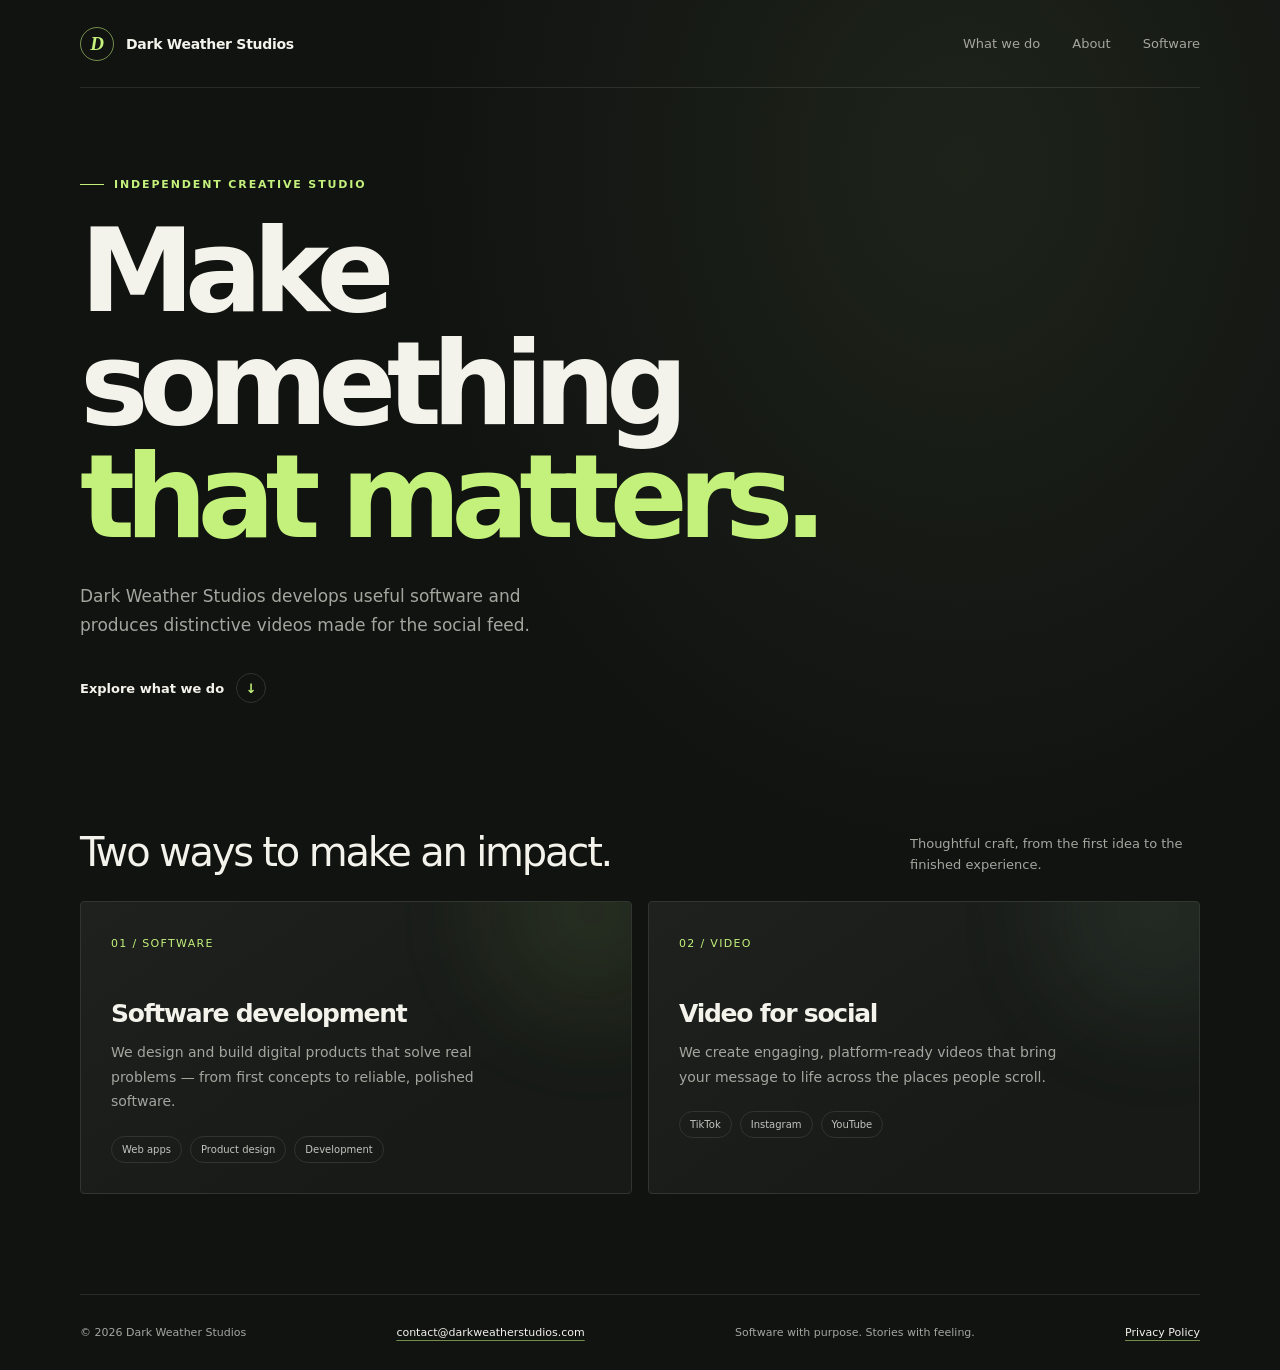
<file: index.html>
<!doctype html>
<html lang="en">
  <head>
    <meta charset="utf-8">
    <meta name="viewport" content="width=device-width, initial-scale=1">
    <meta name="theme-color" content="#111311">
    <meta name="description" content="Dark Weather Studios develops thoughtful software and produces bold videos for social media.">
    <title>Dark Weather Studios — Software &amp; Stories</title>
    <link rel="stylesheet" href="styles.css">
  </head>
  <body>
    <div class="page">
      <header>
        <a class="brand" href="#" aria-label="Dark Weather Studios home">
          <span class="brand-mark" aria-hidden="true">D</span>
          <span>Dark Weather Studios</span>
        </a>
        <nav aria-label="Main navigation">
          <a href="#work">What we do</a>
          <a href="#about">About</a>
          <a href="software.html">Software</a>
        </nav>
      </header>

      <main>
        <section class="hero" id="about">
          <p class="eyebrow">Independent creative studio</p>
          <h1>Make something<br><span>that matters.</span></h1>
          <p class="intro">
            Dark Weather Studios develops useful software and produces
            distinctive videos made for the social feed.
          </p>
          <a class="hero-link" href="#work">Explore what we do <span aria-hidden="true">↓</span></a>
        </section>

        <section class="services" id="work" aria-labelledby="services-title">
          <div class="section-heading">
            <h2 id="services-title">Two ways to make an impact.</h2>
            <p>Thoughtful craft, from the first idea to the finished experience.</p>
          </div>
          <div class="service-grid">
            <article class="service-card service-card--software">
              <span class="service-number">01 / SOFTWARE</span>
              <h3>Software development</h3>
              <p>
                We design and build digital products that solve real problems
                — from first concepts to reliable, polished software.
              </p>
              <div class="tags" aria-label="Software capabilities">
                <span>Web apps</span>
                <span>Product design</span>
                <span>Development</span>
              </div>
            </article>
            <article class="service-card service-card--video">
              <span class="service-number">02 / VIDEO</span>
              <h3>Video for social</h3>
              <p>
                We create engaging, platform-ready videos that bring your
                message to life across the places people scroll.
              </p>
              <div class="tags" aria-label="Social video platforms">
                <span>TikTok</span>
                <span>Instagram</span>
                <span>YouTube</span>
              </div>
            </article>
          </div>
        </section>
      </main>

      <footer>
        <p>© <span id="year">2026</span> Dark Weather Studios</p>
        <p><a href="mailto:contact@darkweatherstudios.com">contact@darkweatherstudios.com</a></p>
        <p>Software with purpose. Stories with feeling.</p>
        <p><a href="privacy.html">Privacy Policy</a></p>
      </footer>
    </div>
  </body>
</html>
</file>
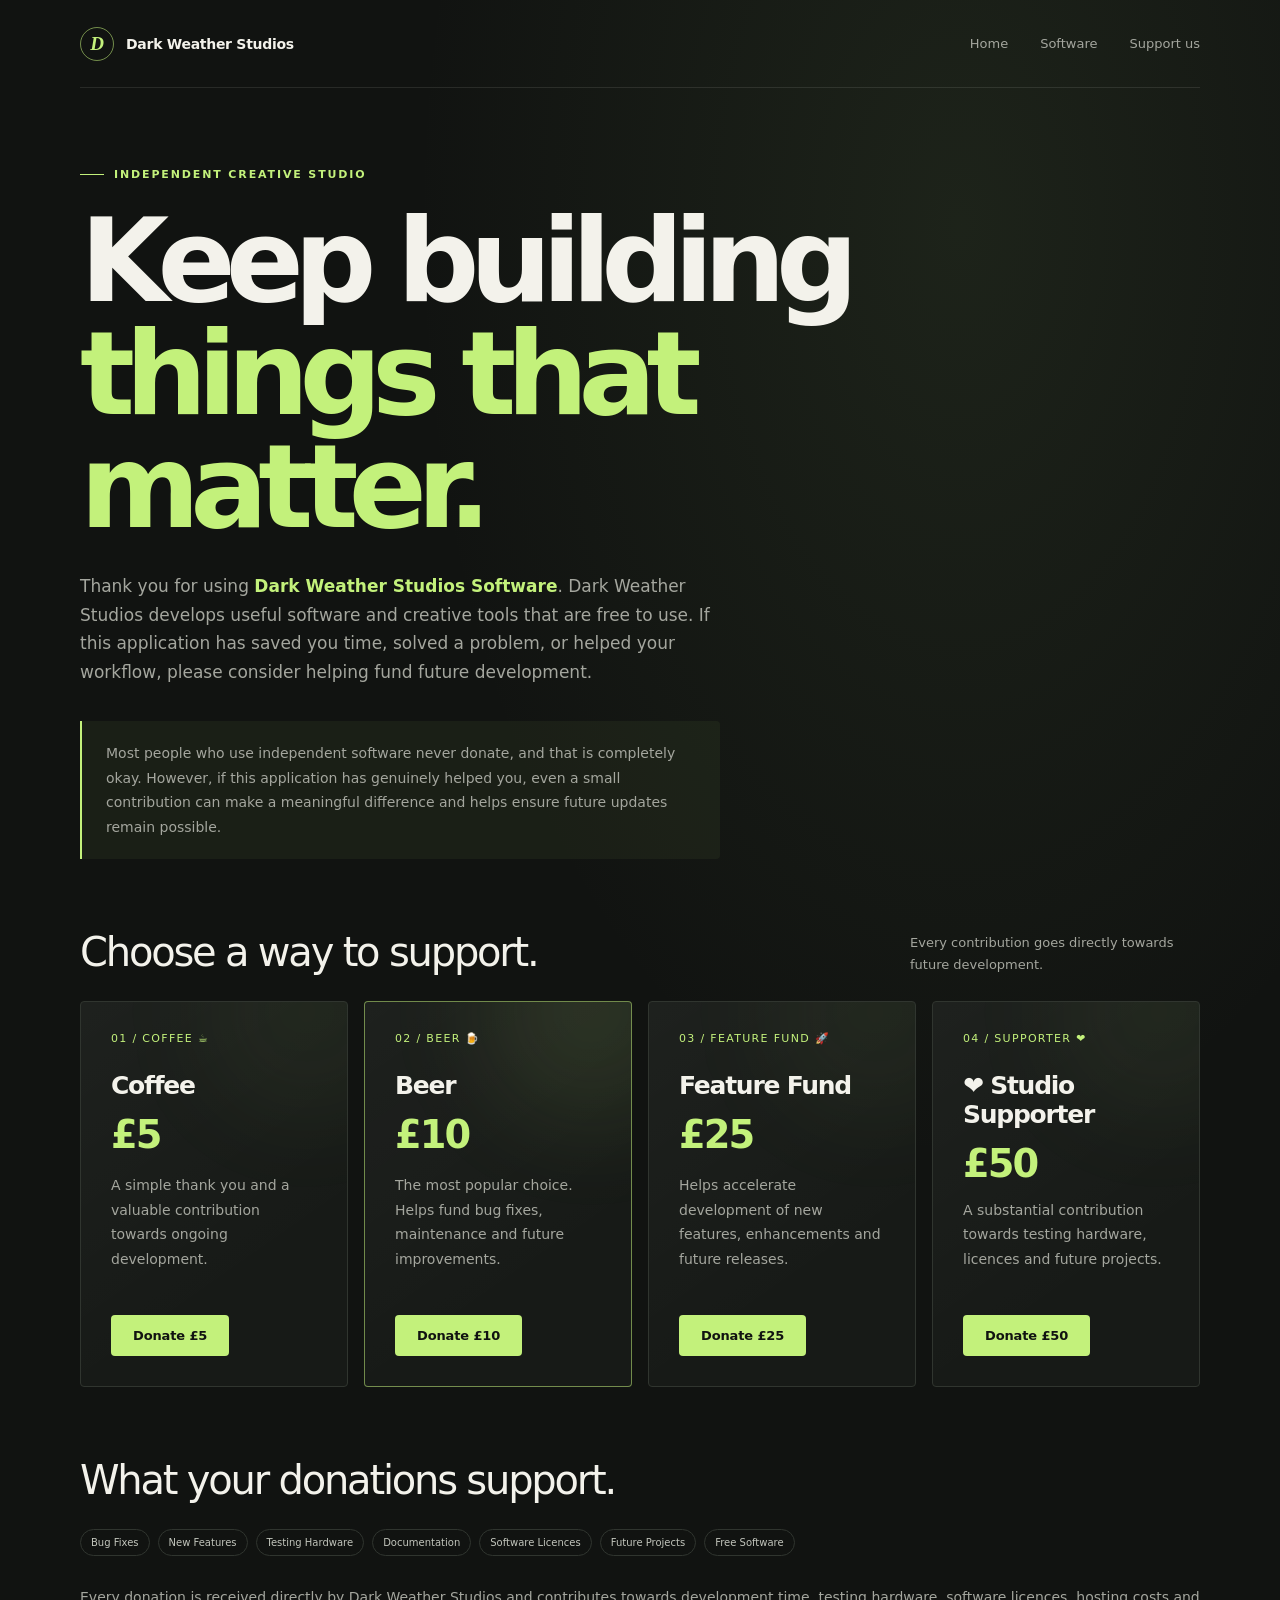
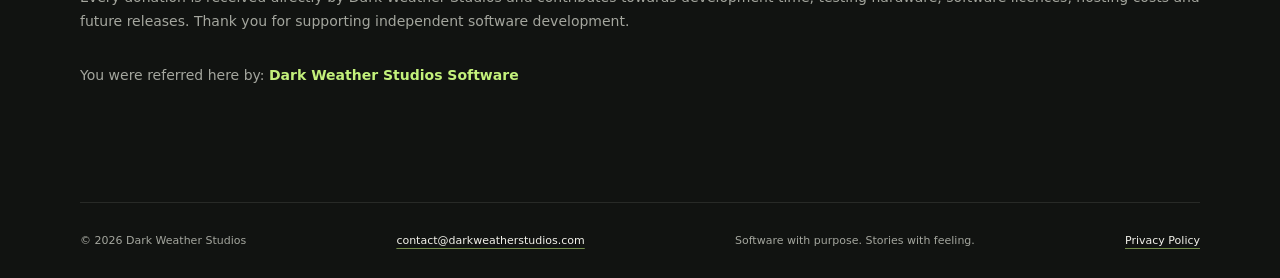
<file: DonatePage.html>
<!doctype html>
<html lang="en">
  <head>
    <meta charset="utf-8">
    <meta name="viewport" content="width=device-width, initial-scale=1">
    <meta name="theme-color" content="#111311">
    <meta name="description" content="Support Dark Weather Studios and help fund future independent software development.">
    <title>Support Dark Weather Studios</title>
    <link rel="stylesheet" href="styles.css">
  </head>
  <body>
    <div class="page">
      <header>
        <a class="brand" href="index.html" aria-label="Dark Weather Studios home">
          <span class="brand-mark" aria-hidden="true">D</span>
          <span>Dark Weather Studios</span>
        </a>
        <nav aria-label="Main navigation">
          <a href="index.html">Home</a>
          <a href="software.html">Software</a>
          <a href="#support">Support us</a>
        </nav>
      </header>

      <main>
        <section class="hero hero--compact">
          <p class="eyebrow">Independent creative studio</p>
          <h1>Keep building<br><span>things that matter.</span></h1>
          <p class="intro intro--wide">
            Thank you for using
            <span id="appName" class="app-name">Dark Weather Studios Software</span>.
            Dark Weather Studios develops useful software and creative tools that
            are free to use. If this application has saved you time, solved a
            problem, or helped your workflow, please consider helping fund future
            development.
          </p>
          <div class="note">
            Most people who use independent software never donate, and that is
            completely okay. However, if this application has genuinely helped
            you, even a small contribution can make a meaningful difference and
            helps ensure future updates remain possible.
          </div>
        </section>

        <section class="services" id="support" aria-labelledby="support-title">
          <div class="section-heading">
            <h2 id="support-title">Choose a way to support.</h2>
            <p>Every contribution goes directly towards future development.</p>
          </div>
          <div class="card-grid">
            <article class="service-card service-card--tier">
              <span class="service-number">01 / COFFEE ☕</span>
              <h3>Coffee</h3>
              <p class="price">£5</p>
              <p>
                A simple thank you and a valuable contribution towards ongoing
                development.
              </p>
              <div class="buttons">
                <a class="button button--primary" href="https://buy.stripe.com/14A7sLc7XarZb0yg1Rb7y00">Donate £5</a>
              </div>
            </article>
            <article class="service-card service-card--tier service-card--recommended">
              <span class="service-number">02 / BEER 🍺</span>
              <h3>Beer</h3>
              <p class="price">£10</p>
              <p>
                The most popular choice. Helps fund bug fixes, maintenance and
                future improvements.
              </p>
              <div class="buttons">
                <a class="button button--primary" href="https://buy.stripe.com/cNibJ1dc10Rpd8Gg1Rb7y02">Donate £10</a>
              </div>
            </article>
            <article class="service-card service-card--tier">
              <span class="service-number">03 / FEATURE FUND 🚀</span>
              <h3>Feature Fund</h3>
              <p class="price">£25</p>
              <p>
                Helps accelerate development of new features, enhancements and
                future releases.
              </p>
              <div class="buttons">
                <a class="button button--primary" href="https://buy.stripe.com/eVqcN54Fv9nV7Om7vlb7y03">Donate £25</a>
              </div>
            </article>
            <article class="service-card service-card--tier service-card--superstar">
              <span class="service-number">04 / SUPPORTER ❤️</span>
              <h3>❤️ Studio Supporter</h3>
              <div class="superstar-label">
                ⭐ Be a Superstar Supporter
              </div>
              <p class="price">£50</p>
              <p>
                A substantial contribution towards testing hardware, licences and
                future projects.
              </p>
              <div class="buttons">
                <a class="button button--primary" href="https://buy.stripe.com/9B6cN51tj0Rp5Ge8zpb7y04">Donate £50</a>
              </div>
            </article>
          </div>

          <div class="section-heading section-heading--spaced">
            <h2>What your donations support.</h2>
          </div>
          <div class="tags" aria-label="What donations support">
            <span>Bug Fixes</span>
            <span>New Features</span>
            <span>Testing Hardware</span>
            <span>Documentation</span>
            <span>Software Licences</span>
            <span>Future Projects</span>
            <span>Free Software</span>
          </div>
          <p class="meta">
            Every donation is received directly by Dark Weather Studios and
            contributes towards development time, testing hardware, software
            licences, hosting costs and future releases. Thank you for supporting
            independent software development.
          </p>
          <p class="meta">
            You were referred here by:
            <span id="sourceApp" class="app-name">Dark Weather Studios Software</span>
          </p>
        </section>
      </main>

      <footer>
        <p>© <span id="year">2026</span> Dark Weather Studios</p>
        <p><a href="mailto:contact@darkweatherstudios.com">contact@darkweatherstudios.com</a></p>
        <p>Software with purpose. Stories with feeling.</p>
        <p><a href="privacy.html">Privacy Policy</a></p>
      </footer>
    </div>

    <script>
      const params = new URLSearchParams(window.location.search);
      const appName = params.get('app') || 'Dark Weather Studios Software';

      document.getElementById('appName').textContent = appName;
      document.getElementById('sourceApp').textContent = appName;
    </script>
  </body>
</html>
</file>
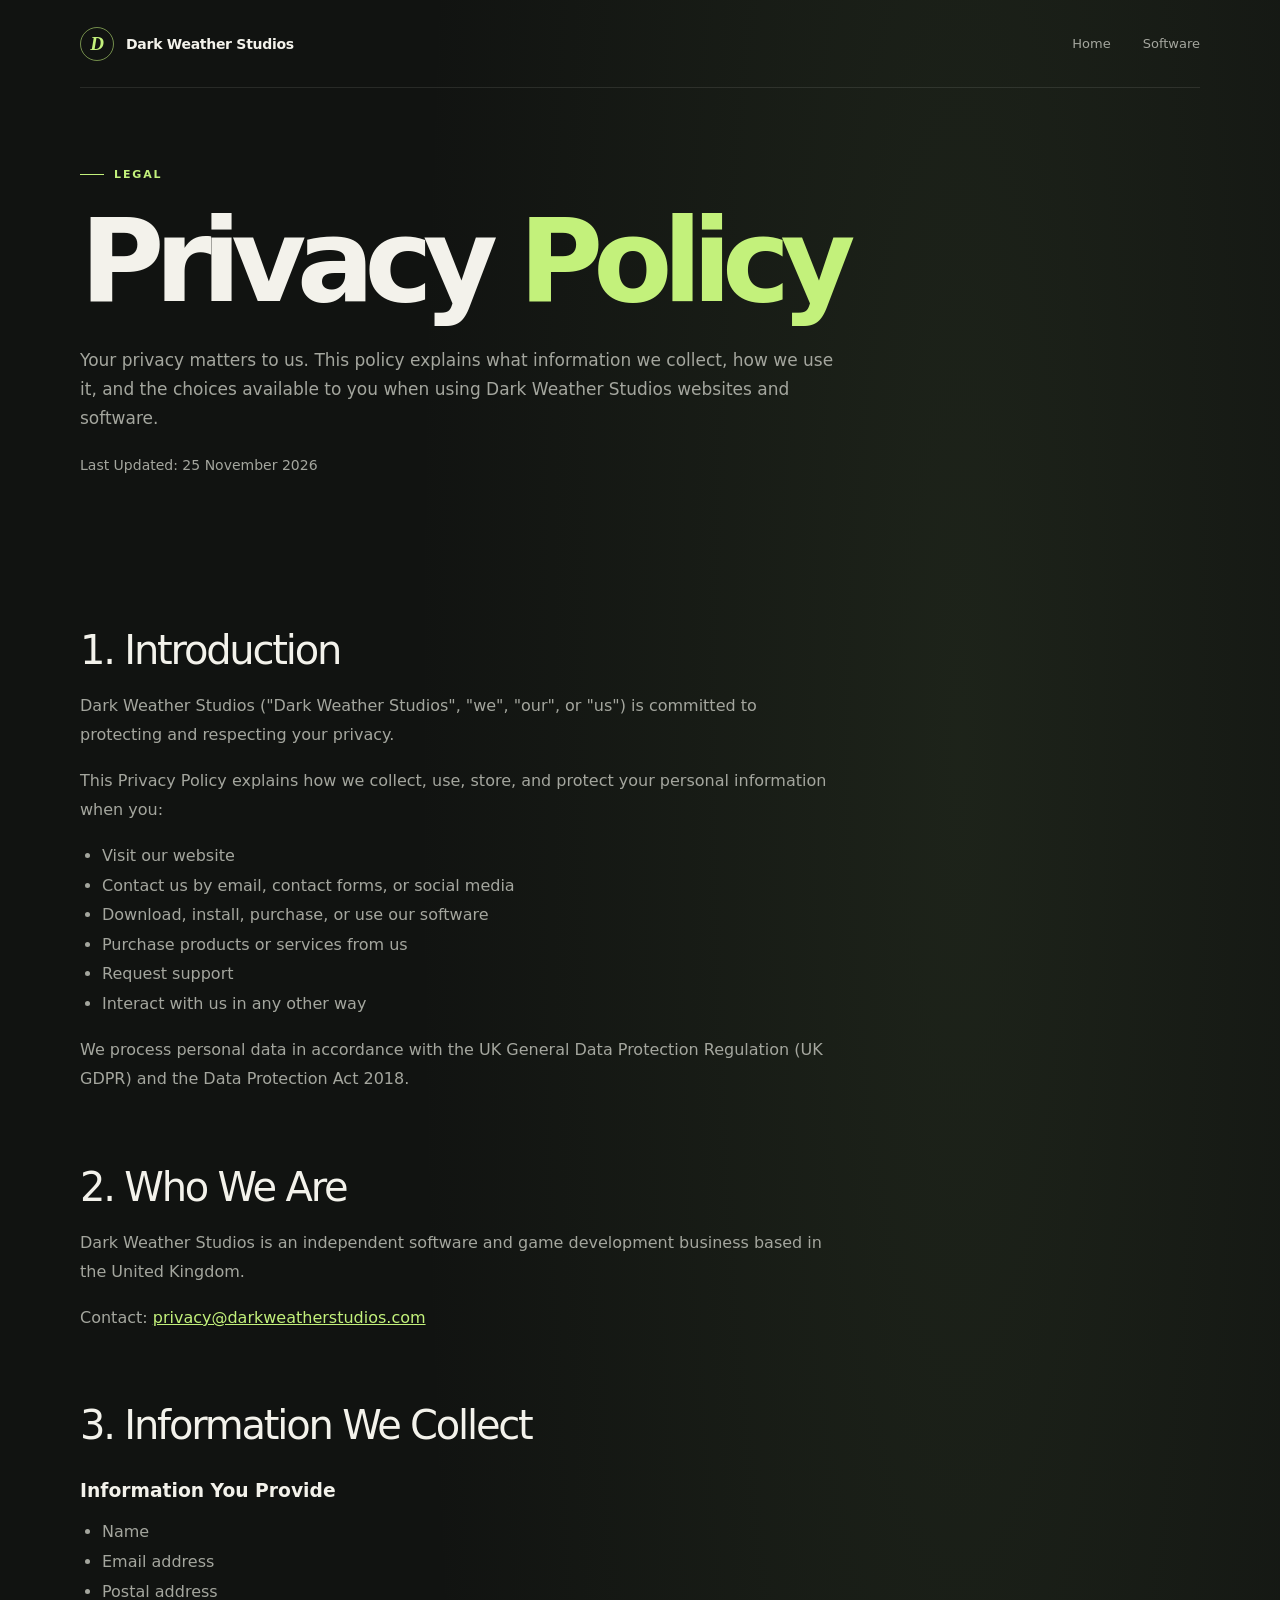
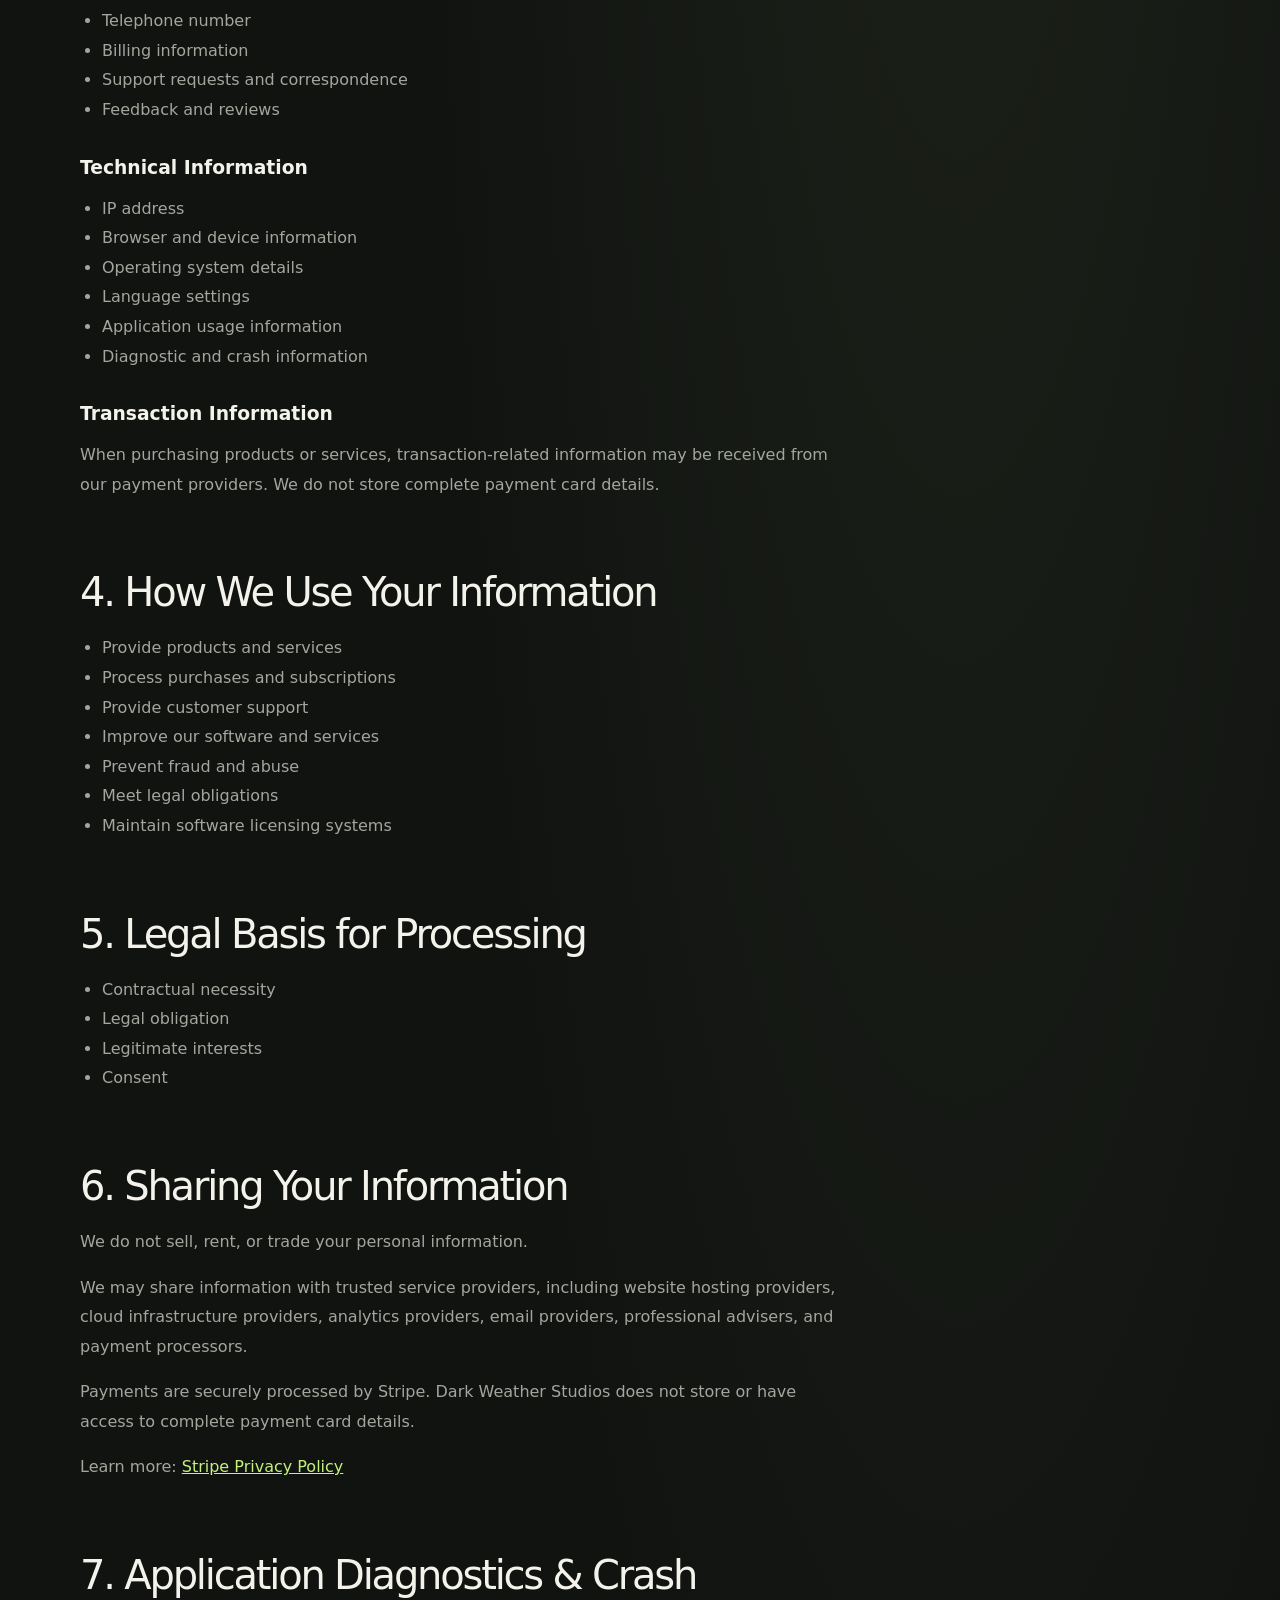
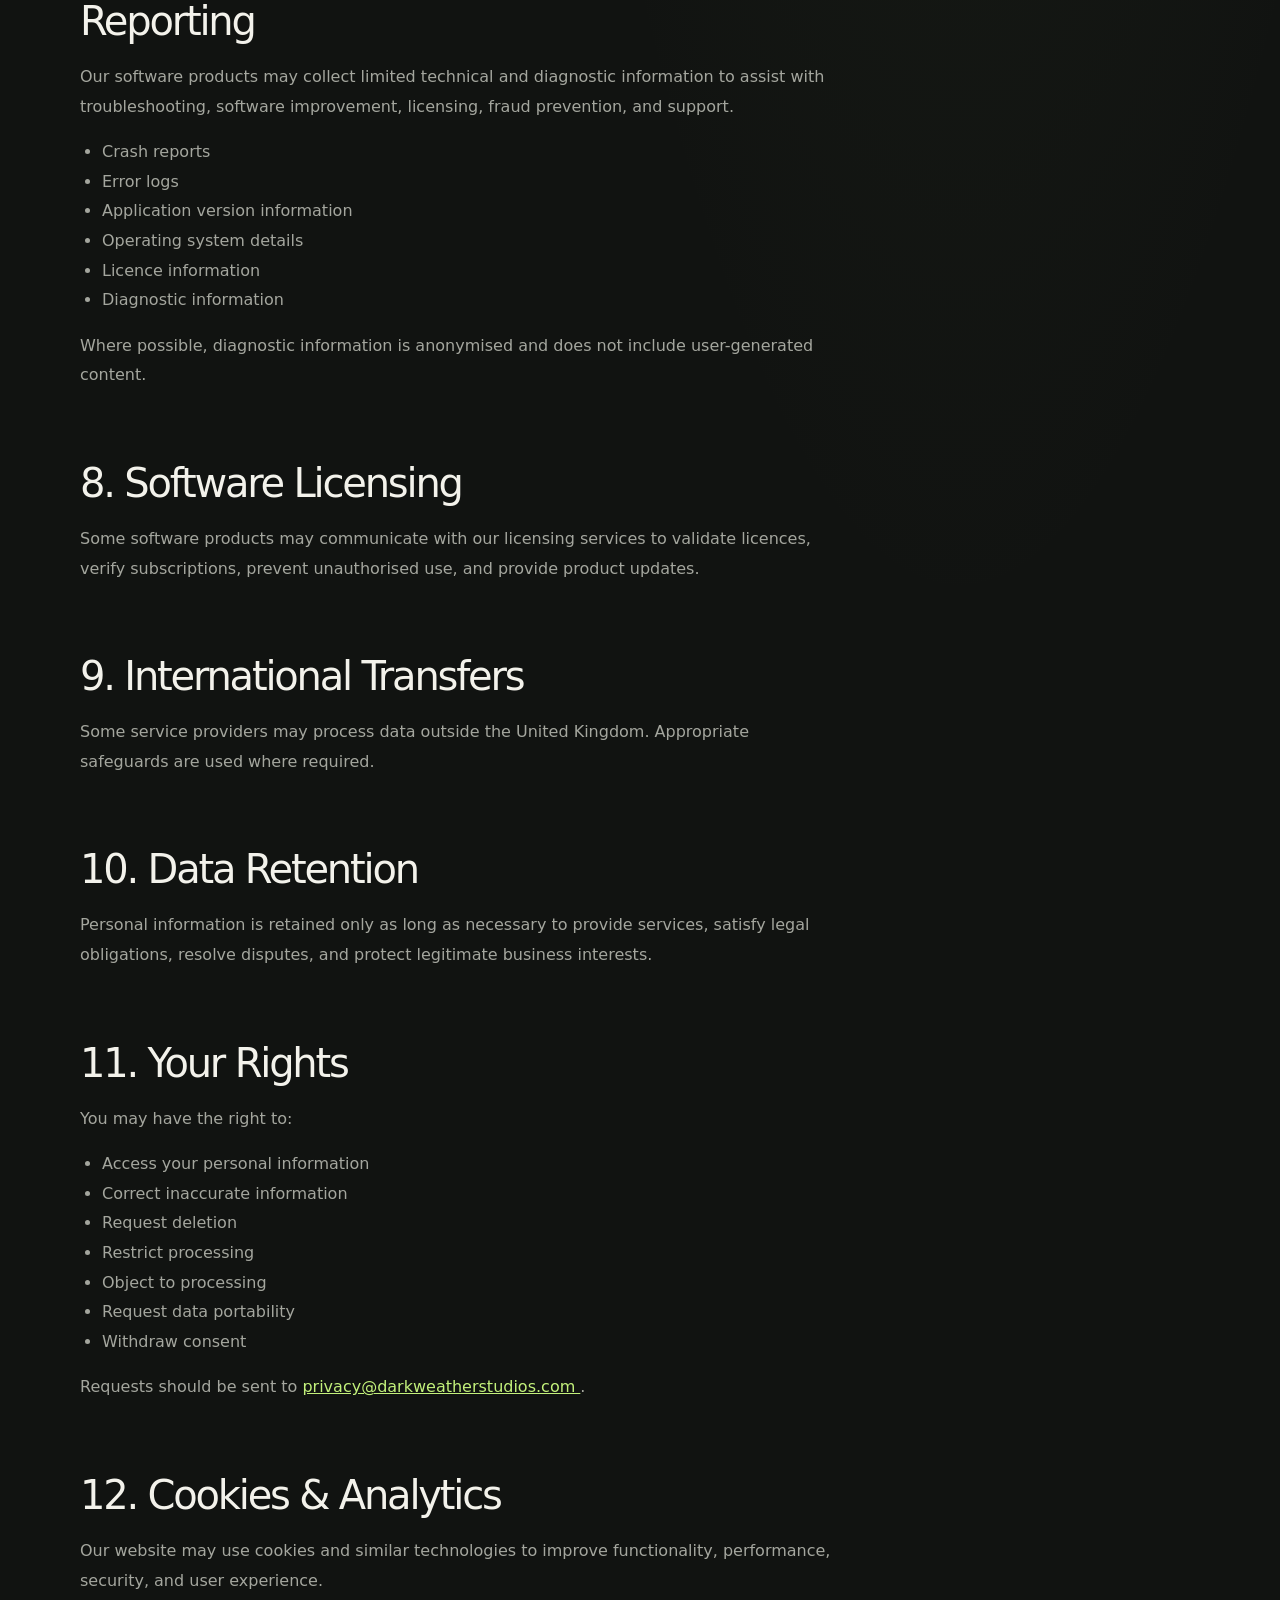
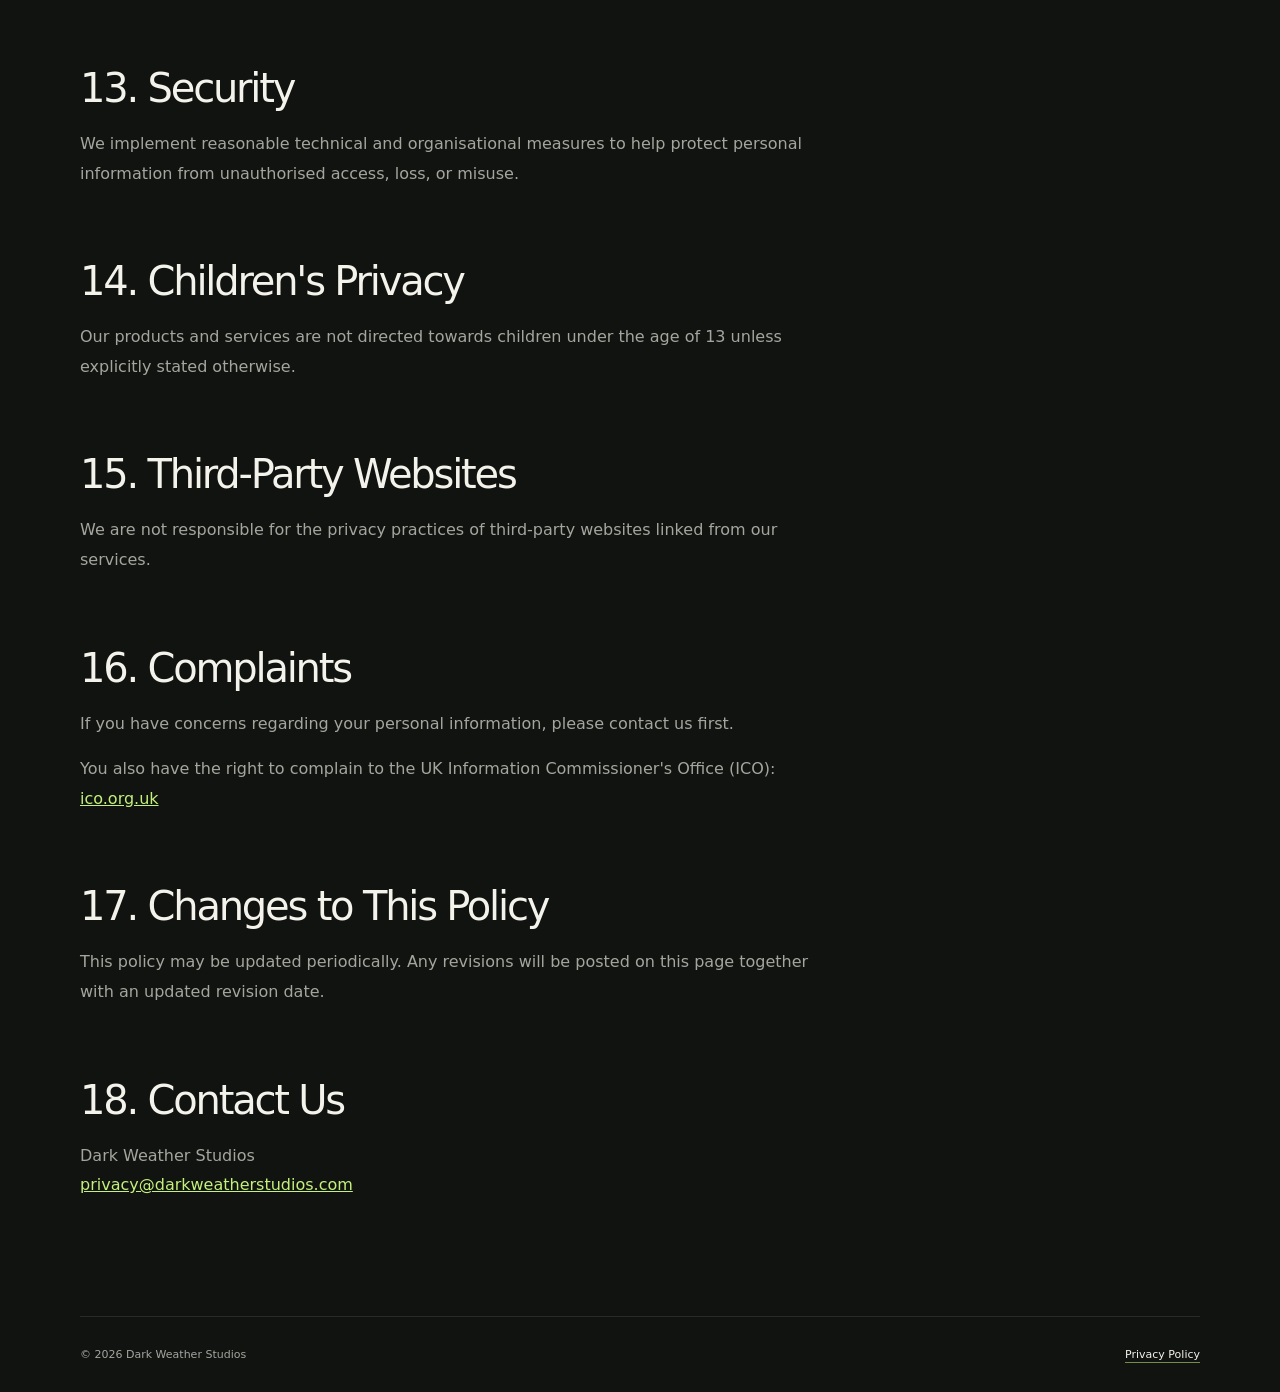
<file: privacy.html>
<!DOCTYPE html>
<html lang="en">
<head>
    <meta charset="UTF-8">
    <meta name="viewport" content="width=device-width, initial-scale=1.0">

    <title>Privacy Policy | Dark Weather Studios</title>
    <meta name="description" content="Privacy Policy for Dark Weather Studios">

    <link rel="stylesheet" href="styles.css">

    <style>
        .legal-content{
            max-width: 760px;
        }

        .legal-content h2{
            margin: 70px 0 18px;
            font-size: clamp(1.7rem,4vw,2.5rem);
            font-weight: 500;
            letter-spacing: -0.055em;
        }

        .legal-content h3{
            margin: 32px 0 12px;
            color: var(--ink);
        }

        .legal-content p,
        .legal-content li{
            color: var(--muted);
            line-height: 1.85;
        }

        .legal-content ul{
            padding-left: 22px;
        }

        .legal-content a{
            color: var(--accent);
        }

        .last-updated{
            margin-top:24px;
            color:var(--muted);
            font-size:14px;
        }
    </style>
</head>
<body>

<div class="page">

    <header>
        <a href="index.html" class="brand" aria-label="Dark Weather Studios home">
            <span class="brand-mark" aria-hidden="true">D</span>
            <span>Dark Weather Studios</span>
        </a>

        <nav aria-label="Main navigation">
            <a href="index.html">Home</a>
            <a href="software.html">Software</a>
        </nav>
    </header>

    <main>

        <section class="hero hero--compact">

            <div class="eyebrow">Legal</div>

            <h1>
                Privacy <span>Policy</span>
            </h1>

            <p class="intro legal-content">
                Your privacy matters to us. This policy explains what information
                we collect, how we use it, and the choices available to you when
                using Dark Weather Studios websites and software.
            </p>

            <p class="last-updated">
                Last Updated: 25 November 2026
            </p>

        </section>

        <section class="services">
            <div class="legal-content">

                <h2>1. Introduction</h2>

                <p>
                    Dark Weather Studios ("Dark Weather Studios", "we",
                    "our", or "us") is committed to protecting and
                    respecting your privacy.
                </p>

                <p>
                    This Privacy Policy explains how we collect, use, store,
                    and protect your personal information when you:
                </p>

                <ul>
                    <li>Visit our website</li>
                    <li>Contact us by email, contact forms, or social media</li>
                    <li>Download, install, purchase, or use our software</li>
                    <li>Purchase products or services from us</li>
                    <li>Request support</li>
                    <li>Interact with us in any other way</li>
                </ul>

                <p>
                    We process personal data in accordance with the UK General
                    Data Protection Regulation (UK GDPR) and the Data Protection
                    Act 2018.
                </p>

                <h2>2. Who We Are</h2>

                <p>
                    Dark Weather Studios is an independent software and game
                    development business based in the United Kingdom.
                </p>

                <p>
                    Contact:
                    <a href="mailto:privacy@darkweatherstudios.com">
                        privacy@darkweatherstudios.com
                    </a>
                </p>

                <h2>3. Information We Collect</h2>

                <h3>Information You Provide</h3>

                <ul>
                    <li>Name</li>
                    <li>Email address</li>
                    <li>Postal address</li>
                    <li>Telephone number</li>
                    <li>Billing information</li>
                    <li>Support requests and correspondence</li>
                    <li>Feedback and reviews</li>
                </ul>

                <h3>Technical Information</h3>

                <ul>
                    <li>IP address</li>
                    <li>Browser and device information</li>
                    <li>Operating system details</li>
                    <li>Language settings</li>
                    <li>Application usage information</li>
                    <li>Diagnostic and crash information</li>
                </ul>

                <h3>Transaction Information</h3>

                <p>
                    When purchasing products or services, transaction-related
                    information may be received from our payment providers.
                    We do not store complete payment card details.
                </p>

                <h2>4. How We Use Your Information</h2>

                <ul>
                    <li>Provide products and services</li>
                    <li>Process purchases and subscriptions</li>
                    <li>Provide customer support</li>
                    <li>Improve our software and services</li>
                    <li>Prevent fraud and abuse</li>
                    <li>Meet legal obligations</li>
                    <li>Maintain software licensing systems</li>
                </ul>

                <h2>5. Legal Basis for Processing</h2>

                <ul>
                    <li>Contractual necessity</li>
                    <li>Legal obligation</li>
                    <li>Legitimate interests</li>
                    <li>Consent</li>
                </ul>

                <h2>6. Sharing Your Information</h2>

                <p>
                    We do not sell, rent, or trade your personal information.
                </p>

                <p>
                    We may share information with trusted service providers,
                    including website hosting providers, cloud infrastructure
                    providers, analytics providers, email providers,
                    professional advisers, and payment processors.
                </p>

                <p>
                    Payments are securely processed by Stripe. Dark Weather
                    Studios does not store or have access to complete payment
                    card details.
                </p>

                <p>
                    Learn more:
                    <a href="https://stripe.com/privacy" target="_blank" rel="noopener">
                        Stripe Privacy Policy
                    </a>
                </p>

                <h2>7. Application Diagnostics & Crash Reporting</h2>

                <p>
                    Our software products may collect limited technical and
                    diagnostic information to assist with troubleshooting,
                    software improvement, licensing, fraud prevention,
                    and support.
                </p>

                <ul>
                    <li>Crash reports</li>
                    <li>Error logs</li>
                    <li>Application version information</li>
                    <li>Operating system details</li>
                    <li>Licence information</li>
                    <li>Diagnostic information</li>
                </ul>

                <p>
                    Where possible, diagnostic information is anonymised and
                    does not include user-generated content.
                </p>

                <h2>8. Software Licensing</h2>

                <p>
                    Some software products may communicate with our licensing
                    services to validate licences, verify subscriptions,
                    prevent unauthorised use, and provide product updates.
                </p>

                <h2>9. International Transfers</h2>

                <p>
                    Some service providers may process data outside the United
                    Kingdom. Appropriate safeguards are used where required.
                </p>

                <h2>10. Data Retention</h2>

                <p>
                    Personal information is retained only as long as necessary
                    to provide services, satisfy legal obligations, resolve
                    disputes, and protect legitimate business interests.
                </p>

                <h2>11. Your Rights</h2>

                <p>You may have the right to:</p>

                <ul>
                    <li>Access your personal information</li>
                    <li>Correct inaccurate information</li>
                    <li>Request deletion</li>
                    <li>Restrict processing</li>
                    <li>Object to processing</li>
                    <li>Request data portability</li>
                    <li>Withdraw consent</li>
                </ul>

                <p>
                    Requests should be sent to
                    <a href="mailto:privacy@darkweatherstudios.com">
                        privacy@darkweatherstudios.com
                    </a>.
                </p>

                <h2>12. Cookies & Analytics</h2>

                <p>
                    Our website may use cookies and similar technologies
                    to improve functionality, performance, security,
                    and user experience.
                </p>

                <h2>13. Security</h2>

                <p>
                    We implement reasonable technical and organisational
                    measures to help protect personal information from
                    unauthorised access, loss, or misuse.
                </p>

                <h2>14. Children's Privacy</h2>

                <p>
                    Our products and services are not directed towards children
                    under the age of 13 unless explicitly stated otherwise.
                </p>

                <h2>15. Third‑Party Websites</h2>

                <p>
                    We are not responsible for the privacy practices of
                    third-party websites linked from our services.
                </p>

                <h2>16. Complaints</h2>

                <p>
                    If you have concerns regarding your personal information,
                    please contact us first.
                </p>

                <p>
                    You also have the right to complain to the UK Information
                    Commissioner's Office (ICO):
                    <a href="https://ico.org.uk" target="_blank" rel="noopener">
                        ico.org.uk
                    </a>
                </p>

                <h2>17. Changes to This Policy</h2>

                <p>
                    This policy may be updated periodically. Any revisions
                    will be posted on this page together with an updated
                    revision date.
                </p>

                <h2>18. Contact Us</h2>

                <p>
                    Dark Weather Studios<br>
                    <a href="mailto:privacy@darkweatherstudios.com">
                        privacy@darkweatherstudios.com
                    </a>
                </p>

            </div>
        </section>

    </main>

    <footer>
        <p>© 2026 Dark Weather Studios</p>

        <p>
            <a href="privacy.html">Privacy Policy</a>
        </p>
    </footer>

</div>

</body>
</html>
</file>
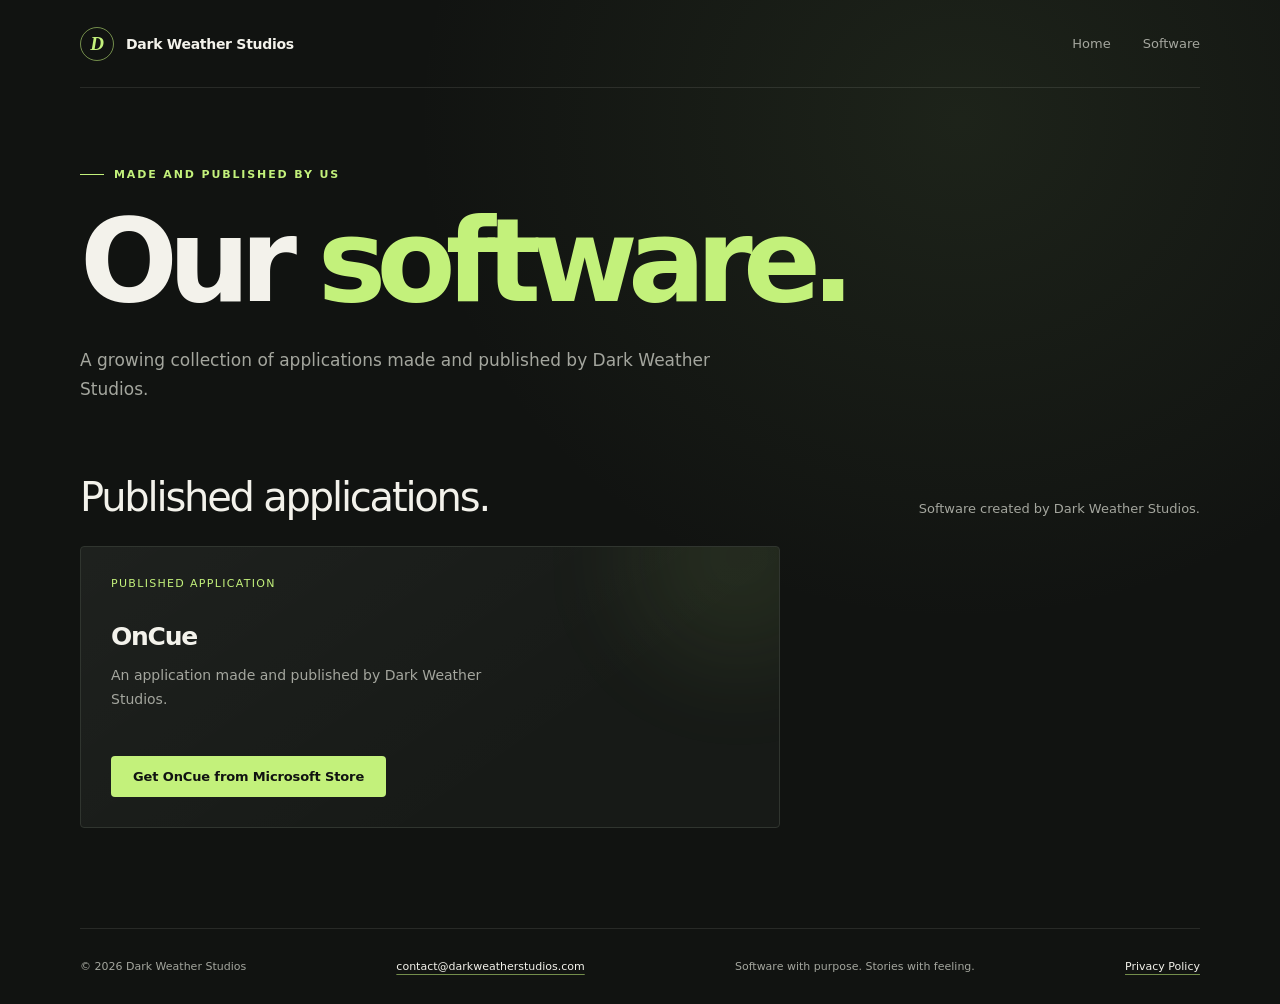
<file: software.html>
<!doctype html>
<html lang="en">
  <head>
    <meta charset="utf-8">
    <meta name="viewport" content="width=device-width, initial-scale=1">
    <meta name="theme-color" content="#111311">
    <meta name="description" content="Software made and published by Dark Weather Studios.">
    <title>Software — Dark Weather Studios</title>
    <link rel="stylesheet" href="styles.css">
    <style>
      .software-grid {
        display: grid;
        grid-template-columns: minmax(0, 700px);
      }

      .software-card {
        display: flex;
        min-height: 270px;
        flex-direction: column;
      }

      .software-card h3 {
        margin-top: 32px;
      }

      .software-card p {
        flex: 1;
      }
    </style>
  </head>
  <body>
    <div class="page">
      <header>
        <a class="brand" href="index.html" aria-label="Dark Weather Studios home">
          <span class="brand-mark" aria-hidden="true">D</span>
          <span>Dark Weather Studios</span>
        </a>
        <nav aria-label="Main navigation">
          <a href="index.html">Home</a>
          <a href="software.html" aria-current="page">Software</a>
        </nav>
      </header>

      <main>
        <section class="hero hero--compact">
          <p class="eyebrow">Made and published by us</p>
          <h1>Our <span>software.</span></h1>
          <p class="intro intro--wide">
            A growing collection of applications made and published by
            Dark Weather Studios.
          </p>
        </section>

        <section class="services" aria-labelledby="software-title">
          <div class="section-heading">
            <h2 id="software-title">Published applications.</h2>
            <p>Software created by Dark Weather Studios.</p>
          </div>
          <div class="software-grid">
            <article class="service-card service-card--software software-card">
              <span class="service-number">PUBLISHED APPLICATION</span>
              <h3>OnCue</h3>
              <p>An application made and published by Dark Weather Studios.</p>
              <div class="buttons">
                <a class="button button--primary" href="ms-windows-store://pdp/?productid=XPDFH0TSV7BWP7">Get OnCue from Microsoft Store</a>
              </div>
            </article>
          </div>
        </section>
      </main>

      <footer>
        <p>© 2026 Dark Weather Studios</p>
        <p><a href="mailto:contact@darkweatherstudios.com">contact@darkweatherstudios.com</a></p>
        <p>Software with purpose. Stories with feeling.</p>
        <p><a href="privacy.html">Privacy Policy</a></p>
      </footer>
    </div>
  </body>
</html>
</file>
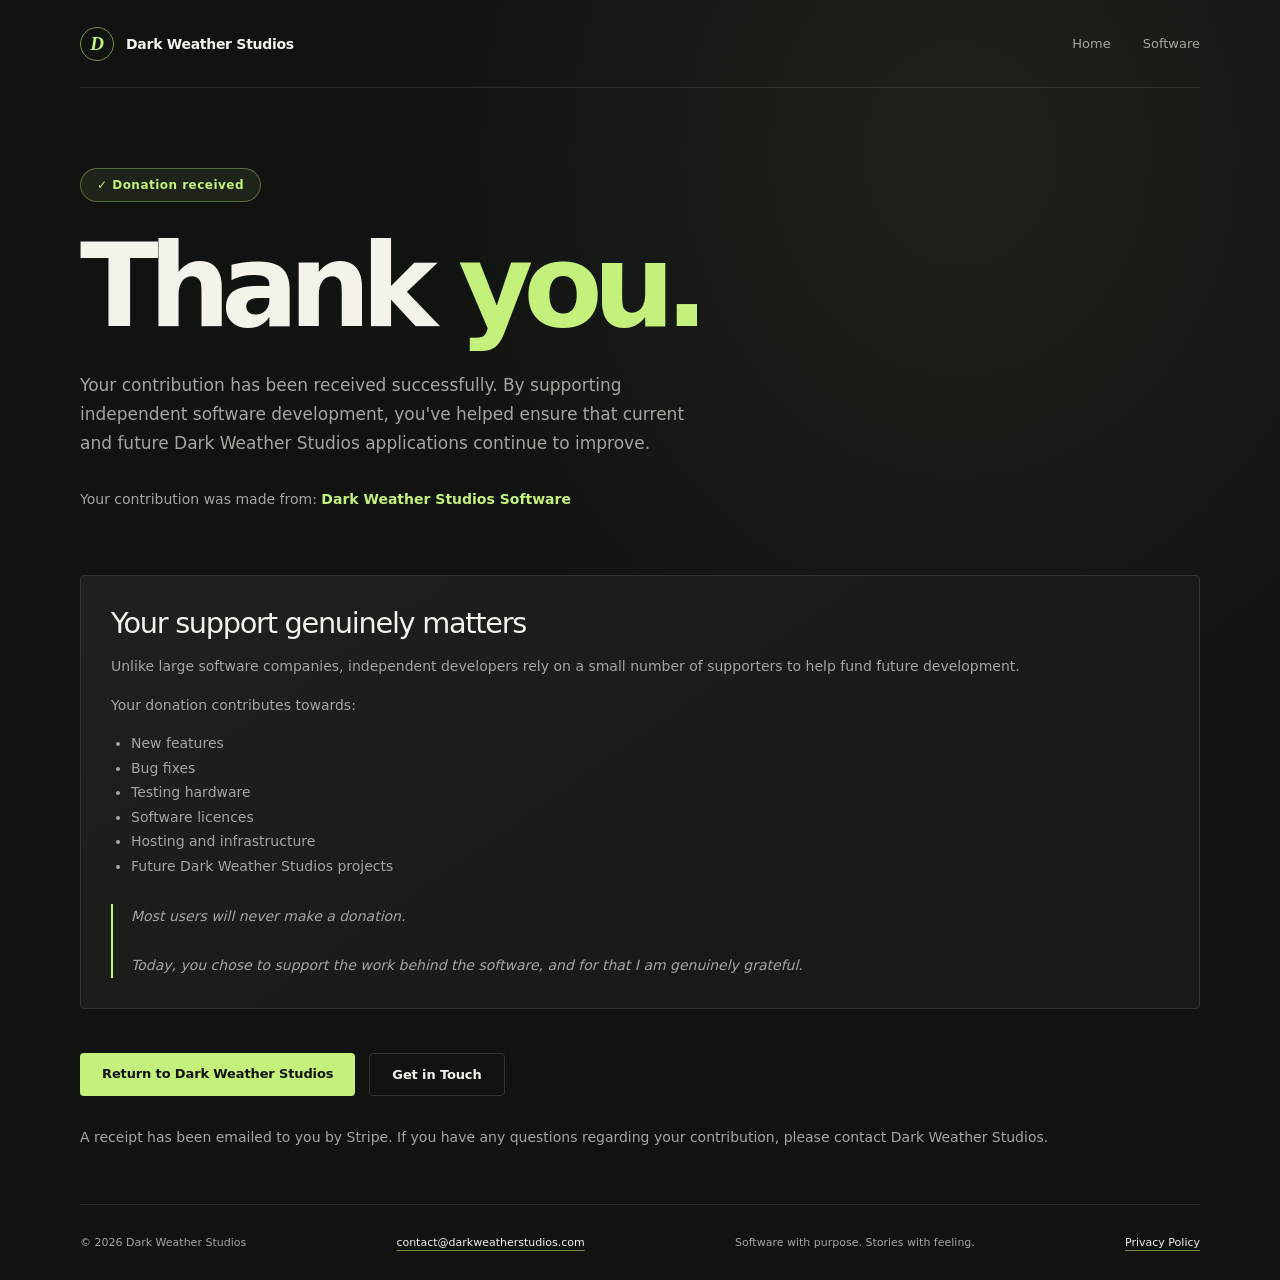
<file: ThankyouPage.html>
<!doctype html>
<html lang="en">
  <head>
    <meta charset="utf-8">
    <meta name="viewport" content="width=device-width, initial-scale=1">
    <meta name="theme-color" content="#111311">
    <meta name="description" content="Thank you for supporting Dark Weather Studios.">
    <title>Thank You — Dark Weather Studios</title>
    <link rel="stylesheet" href="styles.css">
  </head>
  <body>
    <div class="page">
      <header>
        <a class="brand" href="index.html" aria-label="Dark Weather Studios home">
          <span class="brand-mark" aria-hidden="true">D</span>
          <span>Dark Weather Studios</span>
        </a>
        <nav aria-label="Main navigation">
          <a href="index.html">Home</a>
          <a href="software.html">Software</a>
        </nav>
      </header>

      <main>
        <section class="hero hero--compact">
          <span class="pill">✓ Donation received</span>
          <h1>Thank <span>you.</span></h1>
          <p class="intro intro--wide">
            Your contribution has been received successfully. By supporting
            independent software development, you've helped ensure that current
            and future Dark Weather Studios applications continue to improve.
          </p>
          <p class="meta">
            Your contribution was made from:
            <span id="appName" class="app-name">Dark Weather Studios Software</span>
          </p>

          <div class="panel">
            <h2>Your support genuinely matters</h2>
            <p>
              Unlike large software companies, independent developers rely on a
              small number of supporters to help fund future development.
            </p>
            <p>Your donation contributes towards:</p>
            <ul>
              <li>New features</li>
              <li>Bug fixes</li>
              <li>Testing hardware</li>
              <li>Software licences</li>
              <li>Hosting and infrastructure</li>
              <li>Future Dark Weather Studios projects</li>
            </ul>
            <div class="quote">
              Most users will never make a donation.<br><br>
              Today, you chose to support the work behind the software, and for
              that I am genuinely grateful.
            </div>
          </div>

          <div class="buttons">
            <a class="button button--primary" href="index.html">Return to Dark Weather Studios</a>
            <a class="button button--ghost" href="mailto:contact@darkweatherstudios.com">Get in Touch</a>
          </div>

          <p class="meta">
            A receipt has been emailed to you by Stripe. If you have any
            questions regarding your contribution, please contact Dark Weather
            Studios.
          </p>
        </section>
      </main>

      <footer>
        <p>© <span id="year">2026</span> Dark Weather Studios</p>
        <p><a href="mailto:contact@darkweatherstudios.com">contact@darkweatherstudios.com</a></p>
        <p>Software with purpose. Stories with feeling.</p>
        <p><a href="privacy.html">Privacy Policy</a></p>
      </footer>
    </div>

    <script>
      const params = new URLSearchParams(window.location.search);
      const app = params.get('app') || 'Dark Weather Studios Software';

      document.getElementById('appName').textContent = app;
    </script>
  </body>
</html>
</file>
<file: styles.css>
/* ==========================================================================
   Dark Weather Studios — shared stylesheet
   Single source of truth for branding across all pages.
   ========================================================================== */

/* --- Design tokens --------------------------------------------------------- */

:root {
  color-scheme: dark;
  --ink: #f3f2eb;
  --muted: #a4a69e;
  --surface: #171a17;
  --line: #30352f;
  --accent: #c3f17b;
}

/* --- Base ------------------------------------------------------------------ */

* {
  box-sizing: border-box;
}

html {
  scroll-behavior: smooth;
}

body {
  margin: 0;
  background:
    radial-gradient(ellipse at 75% 12%, rgb(103 133 79 / 14%), transparent 34rem),
    #111311;
  color: var(--ink);
  font-family: Inter, ui-sans-serif, system-ui, -apple-system, BlinkMacSystemFont, "Segoe UI", sans-serif;
  -webkit-font-smoothing: antialiased;
}

a {
  color: inherit;
}

.page {
  width: min(1120px, calc(100% - 48px));
  margin: 0 auto;
}

/* --- Header / brand / nav --------------------------------------------------- */

header {
  min-height: 88px;
  display: flex;
  align-items: center;
  justify-content: space-between;
  border-bottom: 1px solid rgb(243 242 235 / 10%);
}

.brand {
  display: flex;
  align-items: center;
  gap: 12px;
  text-decoration: none;
  font-size: 14px;
  font-weight: 700;
  letter-spacing: -0.02em;
}

.brand-mark {
  display: grid;
  width: 34px;
  height: 34px;
  place-items: center;
  border: 1px solid rgb(195 241 123 / 55%);
  border-radius: 50%;
  color: var(--accent);
  font-family: Georgia, serif;
  font-size: 19px;
  font-style: italic;
}

nav {
  display: flex;
  gap: 32px;
  color: var(--muted);
  font-size: 13px;
}

nav a {
  position: relative;
  text-decoration: none;
  transition: color 220ms ease;
}

nav a:hover,
nav a:focus-visible {
  color: var(--ink);
}

nav a::after {
  position: absolute;
  right: 0;
  bottom: -7px;
  left: 0;
  height: 1px;
  background: var(--accent);
  content: "";
  transform: scaleX(0);
  transform-origin: right;
  transition: transform 260ms ease;
}

nav a:hover::after,
nav a:focus-visible::after {
  transform: scaleX(1);
  transform-origin: left;
}

/* --- Hero ------------------------------------------------------------------- */

.hero {
  position: relative;
  display: flex;
  min-height: 555px;
  flex-direction: column;
  justify-content: center;
  padding: 90px 0 96px;
  animation: rise-in 800ms cubic-bezier(0.2, 0.7, 0.2, 1) both;
}

.hero--compact {
  min-height: 0;
  justify-content: flex-start;
  padding: 80px 0 40px;
}

.eyebrow {
  display: flex;
  align-items: center;
  gap: 10px;
  margin: 0 0 24px;
  color: var(--accent);
  font-size: 11px;
  font-weight: 700;
  letter-spacing: 0.17em;
  text-transform: uppercase;
}

.eyebrow::before {
  width: 24px;
  height: 1px;
  background: currentColor;
  content: "";
}

h1 {
  max-width: 820px;
  margin: 0;
  font-size: clamp(3.5rem, 9vw, 7.2rem);
  font-weight: 550;
  letter-spacing: -0.085em;
  line-height: 0.98;
}

h1 span {
  color: var(--accent);
}

.intro {
  max-width: 480px;
  margin: 28px 0 0;
  color: var(--muted);
  font-size: 17px;
  line-height: 1.7;
}

.intro--wide {
  max-width: 640px;
}

.app-name {
  color: var(--accent);
  font-weight: 650;
}

.hero-link {
  display: inline-flex;
  align-items: center;
  gap: 12px;
  width: fit-content;
  margin-top: 34px;
  color: var(--ink);
  font-size: 13px;
  font-weight: 650;
  text-decoration: none;
}

.hero-link span {
  display: grid;
  width: 30px;
  height: 30px;
  place-items: center;
  border: 1px solid var(--line);
  border-radius: 50%;
  color: var(--accent);
  transition: transform 320ms cubic-bezier(0.2, 0.7, 0.2, 1), border-color 320ms ease;
}

.hero-link:hover span {
  transform: translateY(4px);
  border-color: var(--accent);
}

/* --- Sections ---------------------------------------------------------------- */

.services {
  padding: 30px 0 100px;
}

.section-heading {
  display: flex;
  align-items: end;
  justify-content: space-between;
  gap: 24px;
  margin-bottom: 26px;
}

.section-heading h2 {
  margin: 0;
  font-size: clamp(1.7rem, 4vw, 2.5rem);
  font-weight: 500;
  letter-spacing: -0.055em;
}

.section-heading--spaced {
  margin-top: 70px;
}

.section-heading p {
  max-width: 290px;
  margin: 0;
  color: var(--muted);
  font-size: 13px;
  line-height: 1.65;
}

/* --- Cards (services + donations) -------------------------------------------- */

.service-grid {
  display: grid;
  grid-template-columns: repeat(2, minmax(0, 1fr));
  gap: 16px;
}

.card-grid {
  display: grid;
  grid-template-columns: repeat(2, minmax(0, 1fr));
  gap: 16px;
}

@media (min-width: 1000px) {
  .card-grid {
    grid-template-columns: repeat(4, minmax(0, 1fr));
  }
}

.service-card {
  position: relative;
  overflow: hidden;
  min-height: 290px;
  padding: 30px;
  border: 1px solid var(--line);
  border-radius: 4px;
  background: linear-gradient(145deg, rgb(255 255 255 / 3%), transparent 70%), var(--surface);
  transition: transform 420ms cubic-bezier(0.2, 0.7, 0.2, 1), border-color 420ms ease, box-shadow 420ms ease;
  animation: fade-in 800ms cubic-bezier(0.2, 0.7, 0.2, 1) both;
}

.service-card::before {
  position: absolute;
  top: -100px;
  right: -70px;
  width: 220px;
  height: 220px;
  border-radius: 50%;
  background: var(--card-glow, rgb(195 241 123 / 8%));
  content: "";
  filter: blur(55px);
  opacity: 0.65;
  pointer-events: none;
  transition: opacity 420ms ease, transform 600ms ease;
}

.service-card:hover {
  transform: translateY(-7px);
  border-color: rgb(195 241 123 / 52%);
  box-shadow: 0 22px 60px rgb(0 0 0 / 24%);
}

.service-card:hover::before {
  opacity: 1;
  transform: scale(1.25);
}

.service-card > * {
  position: relative;
}

.service-card--software {
  --card-glow: rgb(195 241 123 / 13%);
  animation-delay: 120ms;
}

.service-card--video {
  --card-glow: rgb(124 168 127 / 18%);
  animation-delay: 240ms;
}

.service-card--recommended {
  --card-glow: rgb(195 241 123 / 16%);
  border-color: rgb(195 241 123 / 52%);
}

.service-number {
  color: var(--accent);
  font-size: 11px;
  letter-spacing: 0.12em;
}

.service-card h3 {
  margin: 48px 0 12px;
  font-size: 25px;
  font-weight: 550;
  letter-spacing: -0.05em;
}

.service-card--tier {
  display: flex;
  min-height: 300px;
  flex-direction: column;
}

.service-card--tier h3 {
  margin-top: 26px;
}

.service-card--tier p {
  flex: 1;
}

.service-card p {
  max-width: 400px;
  margin: 0;
  color: var(--muted);
  font-size: 14px;
  line-height: 1.75;
}

.service-card p.price {
  margin: 4px 0 14px;
  color: var(--accent);
  font-size: 2.4rem;
  font-weight: 650;
  letter-spacing: -0.05em;
  line-height: 1;
}

/* --- Tags & badges ------------------------------------------------------------ */

.tags {
  display: flex;
  flex-wrap: wrap;
  gap: 8px;
  margin-top: 22px;
}

.tags span {
  padding: 7px 10px;
  border: 1px solid var(--line);
  border-radius: 99px;
  color: #c2c5bc;
  font-size: 10px;
  transition: border-color 260ms ease, color 260ms ease, transform 260ms ease;
}

.service-card:hover .tags span {
  transform: translateY(-2px);
  border-color: rgb(195 241 123 / 35%);
  color: var(--ink);
}

/* --- Buttons ------------------------------------------------------------------- */

.button {
  display: inline-block;
  padding: 13px 22px;
  border-radius: 4px;
  font-size: 13px;
  font-weight: 650;
  letter-spacing: -0.01em;
  text-decoration: none;
  transition: transform 260ms ease, opacity 260ms ease, border-color 260ms ease;
}

.button:hover {
  transform: translateY(-2px);
}

.button--primary {
  background: var(--accent);
  color: #111311;
}

.button--primary:hover {
  opacity: 0.9;
}

.button--ghost {
  border: 1px solid var(--line);
  color: var(--ink);
}

.button--ghost:hover {
  border-color: rgb(195 241 123 / 52%);
}

.buttons {
  display: flex;
  flex-wrap: wrap;
  gap: 14px;
  margin-top: 44px;
}

/* --- Panels, notes & quotes ------------------------------------------------------ */

.panel {
  margin-top: 50px;
  padding: 30px;
  border: 1px solid var(--line);
  border-radius: 4px;
  background: linear-gradient(145deg, rgb(255 255 255 / 3%), transparent 70%), var(--surface);
}

.panel h2 {
  margin: 0 0 14px;
  font-size: clamp(1.4rem, 3vw, 1.8rem);
  font-weight: 500;
  letter-spacing: -0.045em;
}

.panel p,
.panel li {
  color: var(--muted);
  font-size: 14px;
  line-height: 1.75;
}

.panel ul {
  margin: 14px 0 0;
  padding-left: 20px;
}

.note {
  max-width: 640px;
  margin-top: 34px;
  padding: 20px 24px;
  border-left: 2px solid var(--accent);
  background: rgb(195 241 123 / 5%);
  border-radius: 0 4px 4px 0;
  color: var(--muted);
  font-size: 14px;
  line-height: 1.75;
}

.quote {
  margin-top: 26px;
  padding-left: 18px;
  border-left: 2px solid var(--accent);
  color: var(--muted);
  font-size: 14px;
  font-style: italic;
  line-height: 1.75;
}

.pill {
  display: inline-flex;
  align-items: center;
  align-self: flex-start;
  width: fit-content;
  gap: 10px;
  margin-bottom: 28px;
  padding: 9px 16px;
  border: 1px solid rgb(195 241 123 / 35%);
  border-radius: 99px;
  background: rgb(195 241 123 / 8%);
  color: var(--accent);
  font-size: 12px;
  font-weight: 650;
  letter-spacing: 0.04em;
}

.meta {
  margin-top: 30px;
  color: var(--muted);
  font-size: 14px;
  line-height: 1.7;
}

/* --- Footer ------------------------------------------------------------------------ */

footer {
  display: flex;
  min-height: 76px;
  align-items: center;
  justify-content: space-between;
  gap: 16px;
  border-top: 1px solid rgb(243 242 235 / 10%);
  color: var(--muted);
  font-size: 11px;
}

footer p {
  margin: 0;
}

footer a {
  color: var(--ink);
  text-decoration-color: rgb(195 241 123 / 55%);
  text-underline-offset: 4px;
  transition: color 220ms ease, text-decoration-color 220ms ease;
}

footer a:hover,
footer a:focus-visible {
  color: var(--accent);
  text-decoration-color: currentColor;
}

/* --- Animations ---------------------------------------------------------------------- */

@keyframes rise-in {
  from {
    opacity: 0;
    transform: translateY(22px);
  }

  to {
    opacity: 1;
    transform: translateY(0);
  }
}

@keyframes fade-in {
  from {
    opacity: 0;
  }

  to {
    opacity: 1;
  }
}

/* --- Superstar supporter card --- */

.service-card--superstar{
  position:relative;
  overflow:hidden;
}


.service-card--superstar::after{
  content:"";
  position:absolute;
  inset:0;
  border:1px solid transparent;
  border-radius:4px;
  pointer-events:none;
  transition:all .35s ease;
}

.service-card--superstar:hover{
  border-color:rgb(195 241 123 / 80%);
  box-shadow:
    0 0 0 1px rgb(195 241 123 / 20%),
    0 0 18px rgb(195 241 123 / 18%),
    0 0 40px rgb(195 241 123 / 10%);
}

.service-card--superstar:hover::after{
  border-color:rgb(195 241 123 / 80%);
  animation:superstar-sparkle 2s linear infinite;
}

.superstar-label{
  opacity:0;
  max-height:0;
  overflow:hidden;

  color:var(--accent);
  font-size:12px;
  font-weight:700;
  letter-spacing:.08em;
  text-transform:uppercase;

  transform:translateY(-8px);

  transition:
      opacity .25s ease,
      transform .25s ease,
      max-height .25s ease;
}

.service-card--superstar:hover .superstar-label{
  opacity:1;
  max-height:40px;
  transform:translateY(0);
}

@keyframes superstar-sparkle {

  0%{
    box-shadow:
      -110px -110px 0 -108px rgba(195,241,123,0),
      110px 110px 0 -108px rgba(195,241,123,0);
  }

  25%{
    box-shadow:
      -110px -110px 0 -103px rgba(195,241,123,.9),
      110px 110px 0 -108px rgba(195,241,123,0);
  }

  50%{
    box-shadow:
      -110px -110px 0 -108px rgba(195,241,123,0),
      110px 110px 0 -103px rgba(195,241,123,.9);
  }

  75%{
    box-shadow:
      -110px 110px 0 -103px rgba(195,241,123,.9),
      110px -110px 0 -108px rgba(195,241,123,0);
  }

  100%{
    box-shadow:
      -110px 110px 0 -108px rgba(195,241,123,0),
      110px -110px 0 -103px rgba(195,241,123,.9);
  }

}

/* --- Responsive ------------------------------------------------------------------------ */

@media (max-width: 640px) {
  .page {
    width: min(100% - 36px, 480px);
  }

  header {
    min-height: 72px;
  }

  nav {
    gap: 18px;
    font-size: 12px;
  }

  .brand {
    gap: 8px;
    font-size: 12px;
  }

  .brand-mark {
    width: 30px;
    height: 30px;
  }

  .hero {
    min-height: 500px;
    padding: 80px 0;
  }

  .hero--compact {
    min-height: 0;
    padding: 60px 0 30px;
  }

  .intro {
    font-size: 15px;
  }

  .section-heading {
    align-items: start;
    flex-direction: column;
    gap: 10px;
  }

  .service-grid,
  .card-grid {
    grid-template-columns: 1fr;
  }

  .service-card {
    min-height: 270px;
    padding: 24px;
  }

  .service-card h3 {
    margin-top: 38px;
  }

  .service-card--tier {
    min-height: 0;
  }

  .service-card--tier h3 {
    margin-top: 22px;
  }

  .services {
    padding-bottom: 70px;
  }

  footer {
    align-items: flex-start;
    flex-direction: column;
    justify-content: center;
    padding: 20px 0;
  }
}

@keyframes superstar-spin{
    from{
        transform:rotate(0deg);
    }
    to{
        transform:rotate(360deg);
    }
}

@media (prefers-reduced-motion: reduce) {
  html {
    scroll-behavior: auto;
  }

  *,
  *::before,
  *::after {
    transition-duration: 0.01ms !important;
    animation-duration: 0.01ms !important;
    animation-iteration-count: 1 !important;
  }
}
</file>
